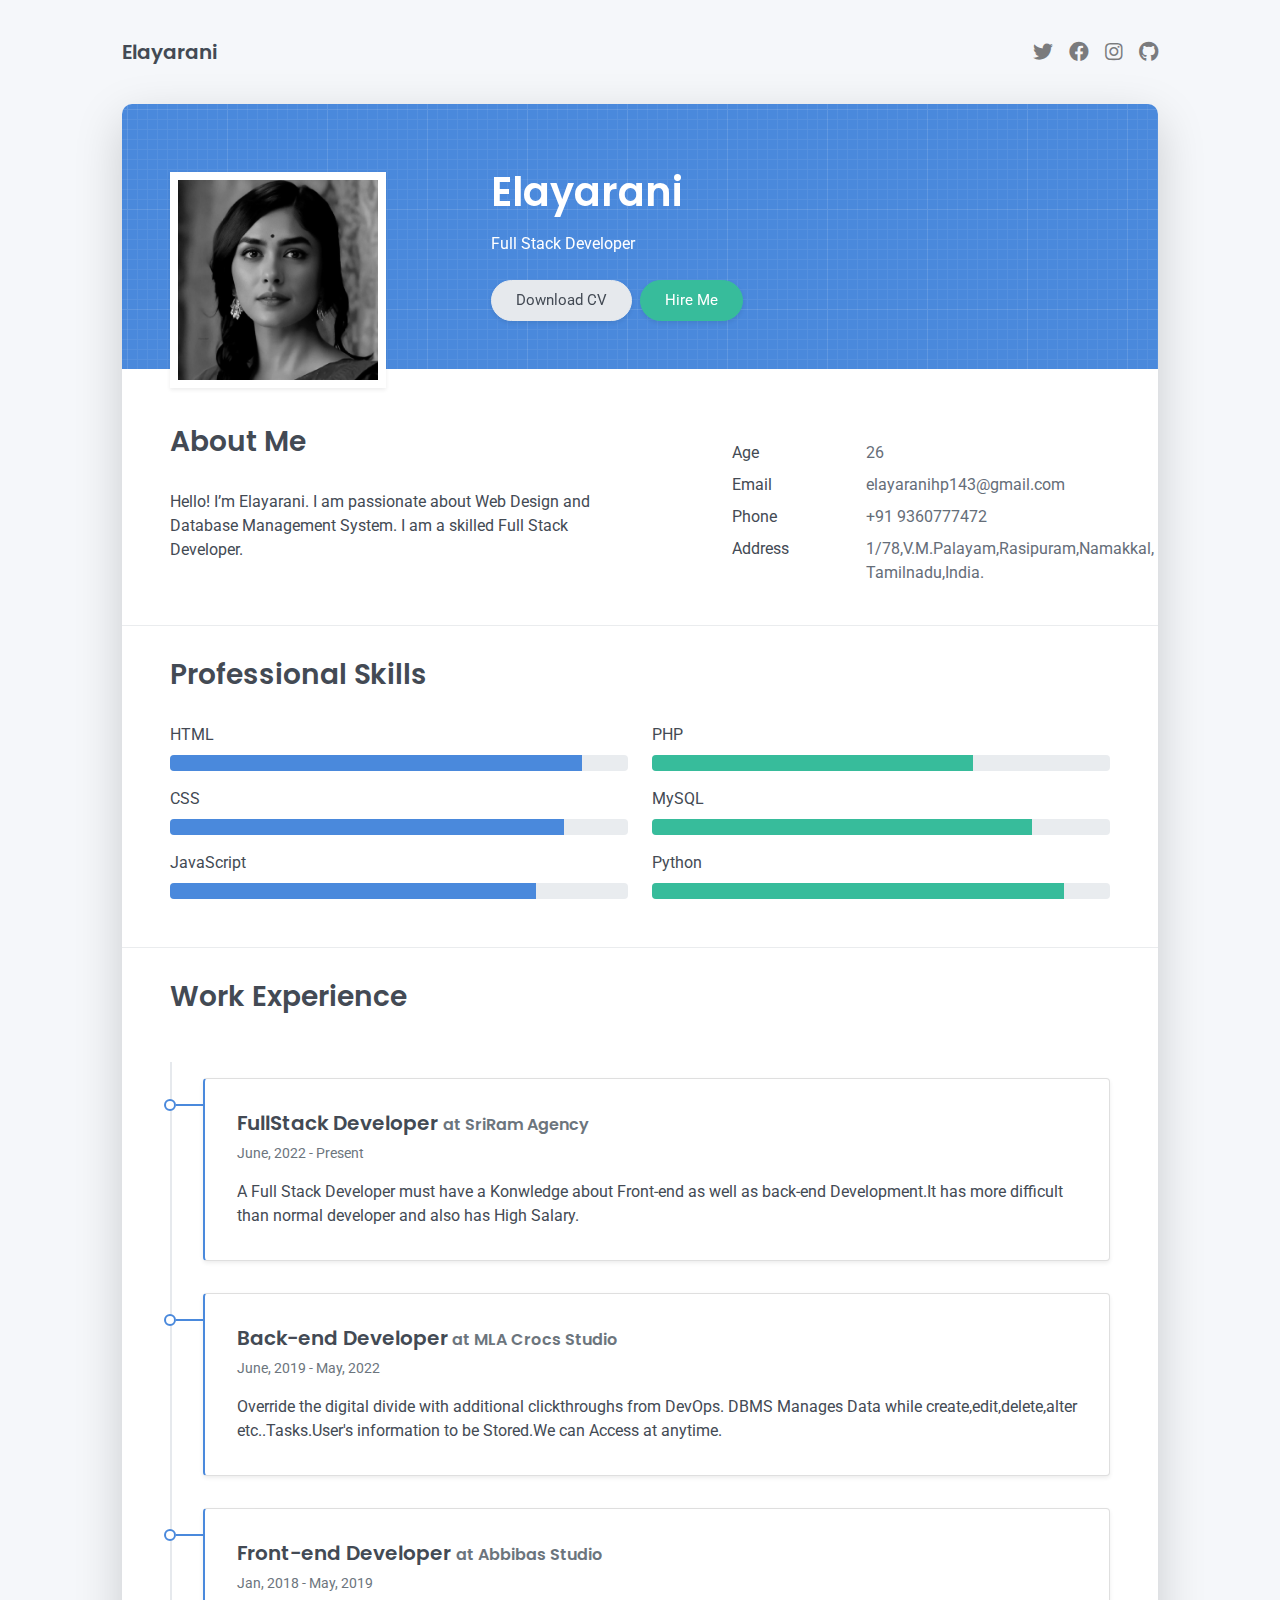
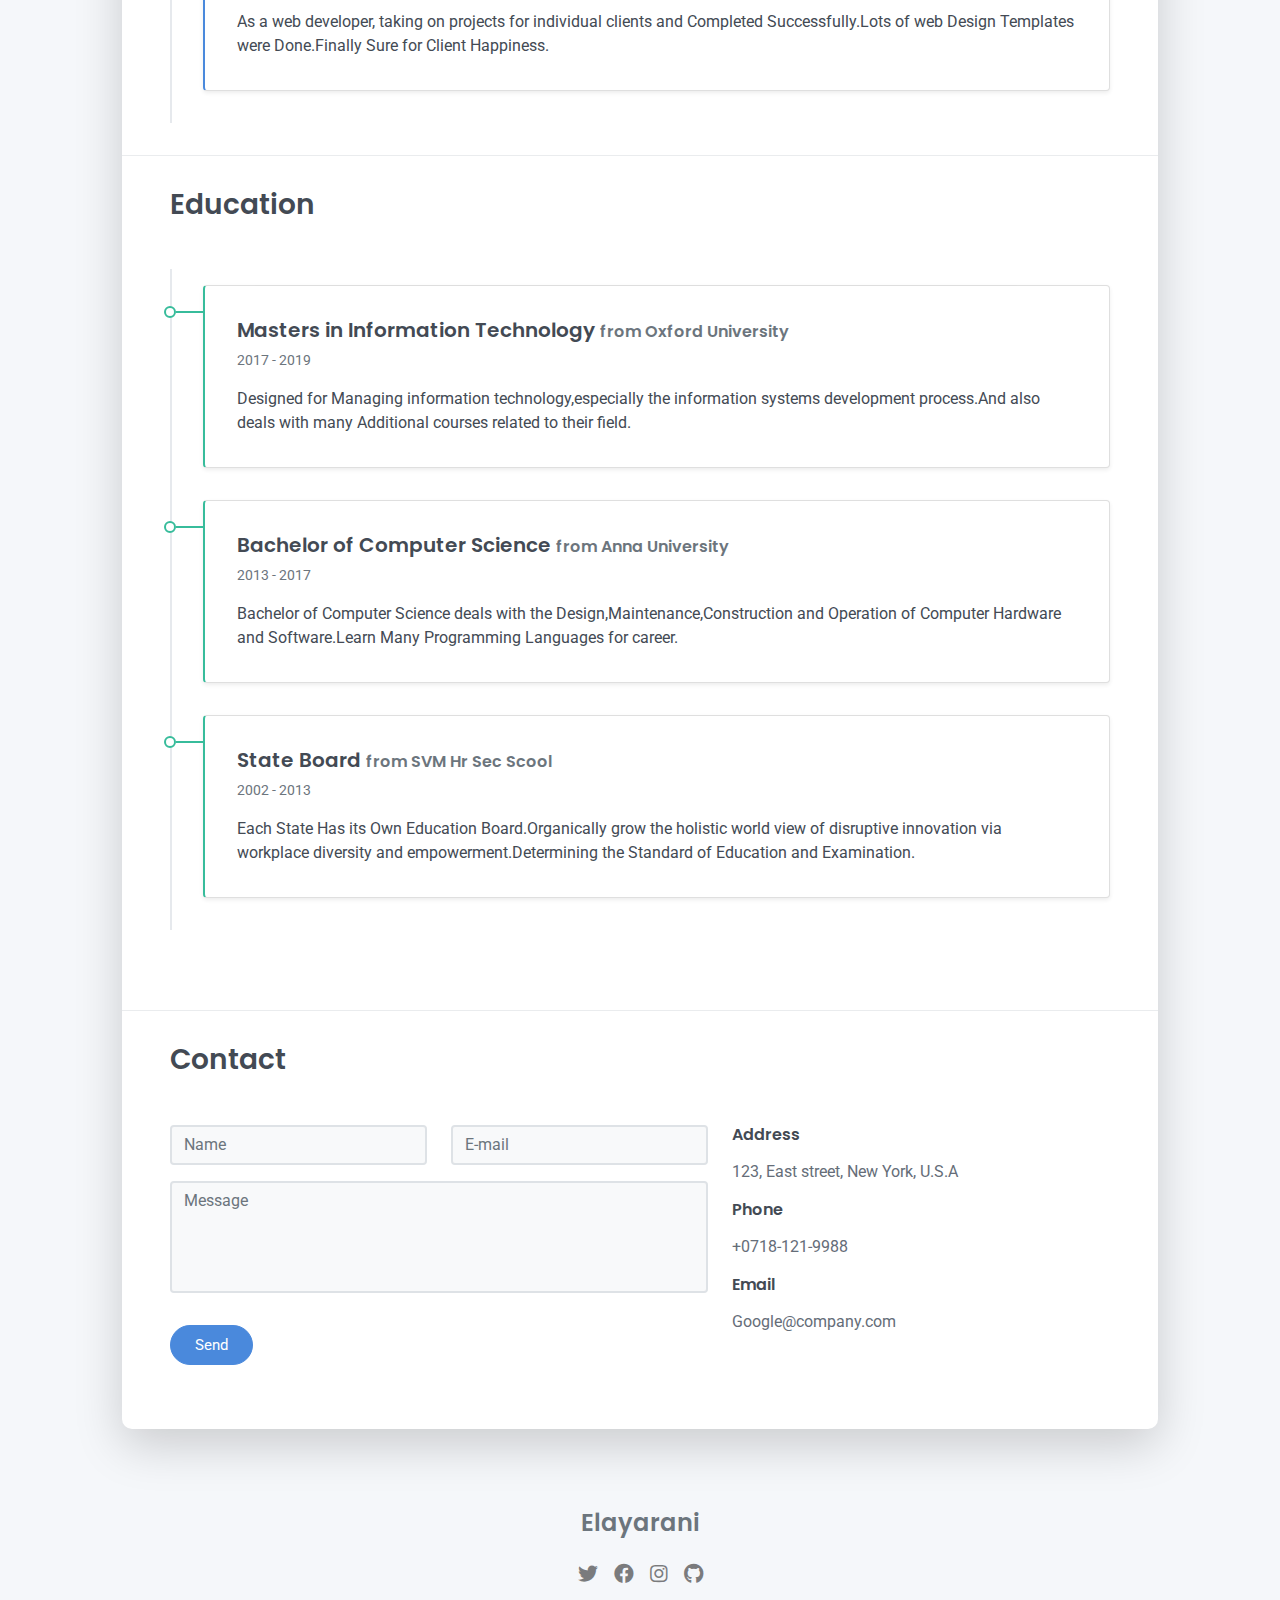
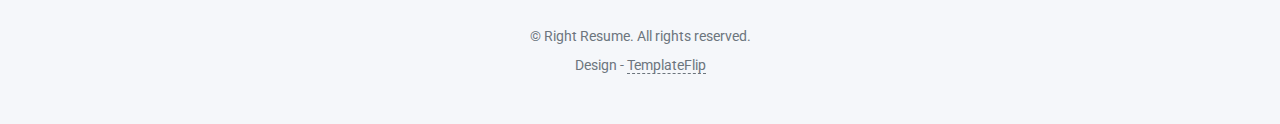
<file: ASSINGMENT 1/AVINASH/right-resume_free_1-2-0/index.html>
<!DOCTYPE html>
<html lang="en-US">
  <head>
    <meta charset="UTF-8">
    <meta http-equiv="X-UA-Compatible" content="IE=edge">
    <meta name="viewport" content="width=device-width, initial-scale=1">
    <title>Right Resume</title>
    <link rel="preconnect" href="https://fonts.gstatic.com" crossorigin="crossorigin"/>
    <link rel="preload" as="style" href="https://fonts.googleapis.com/css2?family=Poppins:wght@600&amp;family=Roboto:wght@300;400;500;700&amp;display=swap"/>
    <link rel="stylesheet" href="https://fonts.googleapis.com/css2?family=Poppins:wght@600&amp;family=Roboto:wght@300;400;500;700&amp;display=swap" media="print" onload="this.media='all'"/>
    <noscript>
      <link rel="stylesheet" href="https://fonts.googleapis.com/css2?family=Poppins:wght@600&amp;family=Roboto:wght@300;400;500;700&amp;display=swap"/>
    </noscript>
    <link href="css/font-awesome/css/all.min.css?ver=1.2.0" rel="stylesheet">
    <link href="css/bootstrap.min.css?ver=1.2.0" rel="stylesheet">
    <link href="css/aos.css?ver=1.2.0" rel="stylesheet">
    <link href="css/main.css?ver=1.2.0" rel="stylesheet">
    <noscript>
      <style type="text/css">
        [data-aos] {
            opacity: 1 !important;
            transform: translate(0) scale(1) !important;
        }
      </style>
    </noscript>
  </head>
  <body id="top">
    <header class="d-print-none">
      <div class="container text-center text-lg-left">
        <div class="py-3 clearfix">
          <h1 class="site-title mb-0">Elayarani</h1>
          <div class="site-nav">
            <nav role="navigation">
              <ul class="nav justify-content-center">
                <li class="nav-item"><a class="nav-link" href="https://twitter.com/templateflip" title="Twitter"><i class="fab fa-twitter"></i><span class="menu-title sr-only">Twitter</span></a>
                </li>
                <li class="nav-item"><a class="nav-link" href="https://www.facebook.com/templateflip" title="Facebook"><i class="fab fa-facebook"></i><span class="menu-title sr-only">Facebook</span></a>
                </li>
                <li class="nav-item"><a class="nav-link" href="https://www.instagram.com/templateflip" title="Instagram"><i class="fab fa-instagram"></i><span class="menu-title sr-only">Instagram</span></a>
                </li>
                <li class="nav-item"><a class="nav-link" href="https://github.com/templateflip" title="Github"><i class="fab fa-github"></i><span class="menu-title sr-only">Github</span></a>
                </li>
              </ul>
            </nav>
          </div>
        </div>
      </div>
    </header>
    <div class="page-content">
      <div class="container">
<div class="cover shadow-lg bg-white">
  <div class="cover-bg p-3 p-lg-4 text-white">
    <div class="row">
      <div class="col-lg-4 col-md-5">
        <div class="avatar hover-effect bg-white shadow-sm p-1"><img src="images/sri.jpg" width="200" height="200"/></div>
      </div>
      <div class="col-lg-8 col-md-7 text-center text-md-start">
        <h2 class="h1 mt-2" data-aos="fade-left" data-aos-delay="0">Elayarani</h2>
        <p data-aos="fade-left" data-aos-delay="100">Full Stack Developer</p>
        <div class="d-print-none" data-aos="fade-left" data-aos-delay="200"><a class="btn btn-light text-dark shadow-sm mt-1 me-1" href="resume.pdf" target="_blank">Download CV</a><a class="btn btn-success shadow-sm mt-1" href="#contact">Hire Me</a></div>
      </div>
    </div>
  </div>
  <div class="about-section pt-4 px-3 px-lg-4 mt-1">
    <div class="row">
      <div class="col-md-6">
        <h2 class="h3 mb-3">About Me</h2>
        <p>Hello! I’m Elayarani. I am passionate about Web Design and Database Management System. I am a skilled Full Stack Developer.</p>
      </div>
      <div class="col-md-5 offset-md-1">
        <div class="row mt-2">
          <div class="col-sm-4">
            <div class="pb-1">Age</div>
          </div>
          <div class="col-sm-8">
            <div class="pb-1 text-secondary">26</div>
          </div>
          <div class="col-sm-4">
            <div class="pb-1">Email</div>
          </div>
          <div class="col-sm-8">
            <div class="pb-1 text-secondary">elayaranihp143@gmail.com</div>
          </div>
          <div class="col-sm-4">
            <div class="pb-1">Phone</div>
          </div>
          <div class="col-sm-8">
            <div class="pb-1 text-secondary">+91 9360777472</div>
          </div>
          <div class="col-sm-4">
            <div class="pb-1">Address</div>
          </div>
          <div class="col-sm-8">
            <div class="pb-1 text-secondary">1/78,V.M.Palayam,Rasipuram,Namakkal,<br>Tamilnadu,India.</div>
          </div>
        </div>
      </div>
    </div>
  </div>
  <hr class="d-print-none"/>
  <div class="skills-section px-3 px-lg-4">
    <h2 class="h3 mb-3">Professional Skills</h2>
    <div class="row">
      <div class="col-md-6">
        <div class="mb-2"><span>HTML</span>
          <div class="progress my-1">
            <div class="progress-bar bg-primary" role="progressbar" data-aos="zoom-in-right" data-aos-delay="100" data-aos-anchor=".skills-section" style="width: 90%" aria-valuenow="90" aria-valuemin="0" aria-valuemax="100"></div>
          </div>
        </div>
        <div class="mb-2"><span>CSS</span>
          <div class="progress my-1">
            <div class="progress-bar bg-primary" role="progressbar" data-aos="zoom-in-right" data-aos-delay="200" data-aos-anchor=".skills-section" style="width: 86%" aria-valuenow="85" aria-valuemin="0" aria-valuemax="100"></div>
          </div>
        </div>
        <div class="mb-2"><span>JavaScript</span>
          <div class="progress my-1">
            <div class="progress-bar bg-primary" role="progressbar" data-aos="zoom-in-right" data-aos-delay="300" data-aos-anchor=".skills-section" style="width: 80%" aria-valuenow="75" aria-valuemin="0" aria-valuemax="100"></div>
          </div>
        </div>
      </div>
      <div class="col-md-6">
        <div class="mb-2"><span>PHP</span>
          <div class="progress my-1">
            <div class="progress-bar bg-success" role="progressbar" data-aos="zoom-in-right" data-aos-delay="400" data-aos-anchor=".skills-section" style="width: 70%" aria-valuenow="90" aria-valuemin="0" aria-valuemax="100"></div>
          </div>
        </div>
        <div class="mb-2"><span>MySQL</span>
          <div class="progress my-1">
            <div class="progress-bar bg-success" role="progressbar" data-aos="zoom-in-right" data-aos-delay="500" data-aos-anchor=".skills-section" style="width: 83%" aria-valuenow="85" aria-valuemin="0" aria-valuemax="100"></div>
          </div>
        </div>
        <div class="mb-2"><span>Python</span>
          <div class="progress my-1">
            <div class="progress-bar bg-success" role="progressbar" data-aos="zoom-in-right" data-aos-delay="600" data-aos-anchor=".skills-section" style="width: 90%" aria-valuenow="75" aria-valuemin="0" aria-valuemax="100"></div>
          </div>
        </div>
      </div>
    </div>
  </div>
  <hr class="d-print-none"/>
  <div class="work-experience-section px-3 px-lg-4">
    <h2 class="h3 mb-4">Work Experience</h2>
    <div class="timeline">
      <div class="timeline-card timeline-card-primary card shadow-sm">
        <div class="card-body">
          <div class="h5 mb-1">FullStack Developer <span class="text-muted h6">at SriRam Agency</span></div>
          <div class="text-muted text-small mb-2">June, 2022 - Present</div>
          <div> A Full Stack Developer must have a Konwledge about Front-end as well as back-end Development.It has more difficult than normal developer and also has High Salary.</div>
        </div>
      </div>
      <div class="timeline-card timeline-card-primary card shadow-sm">
        <div class="card-body">
          <div class="h5 mb-1">Back-end Developer<span class="text-muted h6"> at MLA Crocs Studio</span></div>
          <div class="text-muted text-small mb-2">June, 2019 - May, 2022</div>
          <div>Override the digital divide with additional clickthroughs from DevOps. DBMS Manages Data while create,edit,delete,alter etc..Tasks.User's information to be Stored.We can Access at anytime.</div>
        </div>
      </div>
      <div class="timeline-card timeline-card-primary card shadow-sm">
        <div class="card-body">
          <div class="h5 mb-1">Front-end Developer <span class="text-muted h6">at Abbibas Studio</span></div>
          <div class="text-muted text-small mb-2">Jan, 2018 - May, 2019</div>
          <div>As a web developer, taking on projects for individual clients and Completed Successfully.Lots of web Design Templates were Done.Finally Sure for Client Happiness.</div>
        </div>
      </div>
    </div>
  </div>
  <hr class="d-print-none"/>
  <div class="page-break"></div>
  <div class="education-section px-3 px-lg-4 pb-4">
    <h2 class="h3 mb-4">Education</h2>
    <div class="timeline">
      <div class="timeline-card timeline-card-success card shadow-sm">
        <div class="card-body">
          <div class="h5 mb-1">Masters in Information Technology <span class="text-muted h6">from Oxford University</span></div>
          <div class="text-muted text-small mb-2">2017 - 2019</div>
          <div>Designed for Managing information technology,especially the information systems development process.And also deals with many Additional courses related to their field.</div>
        </div>
      </div>
      <div class="timeline-card timeline-card-success card shadow-sm">
        <div class="card-body">
          <div class="h5 mb-1">Bachelor of Computer Science <span class="text-muted h6">from Anna University</span></div>
          <div class="text-muted text-small mb-2">2013 - 2017</div>
          <div>Bachelor of Computer Science deals with the Design,Maintenance,Construction and Operation of Computer Hardware and Software.Learn Many Programming Languages for career.</div>
        </div>
      </div>
      <div class="timeline-card timeline-card-success card shadow-sm">
        <div class="card-body">
          <div class="h5 mb-1">State Board <span class="text-muted h6">from SVM Hr Sec Scool</span></div>
          <div class="text-muted text-small mb-2">2002 - 2013</div>
          <div>Each State Has its Own Education Board.Organically grow the holistic world view of disruptive innovation via workplace diversity and empowerment.Determining the Standard of Education and Examination.</div>
        </div>
      </div>
    </div>
  </div>
  <hr class="d-print-none"/>
  <div class="contant-section px-3 px-lg-4 pb-4" id="contact">
    <h2 class="h3 text mb-3">Contact</h2>
    <div class="row">
      <div class="col-md-7 d-print-none">
        <div class="my-2"><form action="https://formspree.io/your@email.com"
    method="POST">
  <div class="row">
    <div class="col-6">
      <input class="form-control" type="text" id="name" name="name" placeholder="Name" required>
    </div>
    <div class="col-6">
      <input class="form-control" type="email" id="email" name="_replyto" placeholder="E-mail" required>
    </div>
  </div>
  <div class="form-group my-2">
    <textarea class="form-control" style="resize: none;" id="message" name="message" rows="4"  placeholder="Message" required></textarea>
  </div>
  <button class="btn btn-primary mt-2" type="submit">Send</button>
</form>
        </div>
      </div>
      <div class="col">
        <div class="mt-2">
          <h3 class="h6">Address</h3>
          <div class="pb-2 text-secondary">123, East street, New York, U.S.A</div>
          <h3 class="h6">Phone</h3>
          <div class="pb-2 text-secondary">+0718-121-9988</div>
          <h3 class="h6">Email</h3>
          <div class="pb-2 text-secondary">Google@company.com</div>
        </div>
      </div>
      <div class="col d-none d-print-block">
        <div class="mt-2">
          <div>
            <div class="mb-2">
              <div class="text-dark"><i class="fab fa-twitter mr-1"></i><span>https://twitter.com/templateflip</span>
              </div>
            </div>
            <div class="mb-2">
              <div class="text-dark"><i class="fab fa-facebook mr-1"></i><span>https://www.facebook.com/templateflip</span>
              </div>
            </div>
            <div class="mb-2">
              <div class="text-dark"><i class="fab fa-instagram mr-1"></i><span>https://www.instagram.com/templateflip</span>
              </div>
            </div>
            <div class="mb-2">
              <div class="text-dark"><i class="fab fa-github mr-1"></i><span>https://github.com/templateflip</span>
              </div>
            </div>
          </div>
        </div>
      </div>
    </div>
  </div>
</div></div>
    </div>
    <footer class="pt-4 pb-4 text-muted text-center d-print-none">
      <div class="container">
        <div class="my-3">
          <div class="h4">Elayarani</div>
          <div class="footer-nav">
            <nav role="navigation">
              <ul class="nav justify-content-center">
                <li class="nav-item"><a class="nav-link" href="https://twitter.com/templateflip" title="Twitter"><i class="fab fa-twitter"></i><span class="menu-title sr-only">Twitter</span></a>
                </li>
                <li class="nav-item"><a class="nav-link" href="https://www.facebook.com/templateflip" title="Facebook"><i class="fab fa-facebook"></i><span class="menu-title sr-only">Facebook</span></a>
                </li>
                <li class="nav-item"><a class="nav-link" href="https://www.instagram.com/templateflip" title="Instagram"><i class="fab fa-instagram"></i><span class="menu-title sr-only">Instagram</span></a>
                </li>
                <li class="nav-item"><a class="nav-link" href="https://github.com/templateflip" title="Github"><i class="fab fa-github"></i><span class="menu-title sr-only">Github</span></a>
                </li>
              </ul>
            </nav>
          </div>
        </div>
        <div class="text-small">
          <div class="mb-1">&copy; Right Resume. All rights reserved.</div>
          <div>Design - <a href="https://templateflip.com/" target="_blank">TemplateFlip</a></div>
        </div>
      </div>
    </footer>
    <script src="scripts/bootstrap.bundle.min.js?ver=1.2.0"></script>
    <script src="scripts/aos.js?ver=1.2.0"></script>
    <script src="scripts/main.js?ver=1.2.0"></script>
  </body>
</html>
</file>
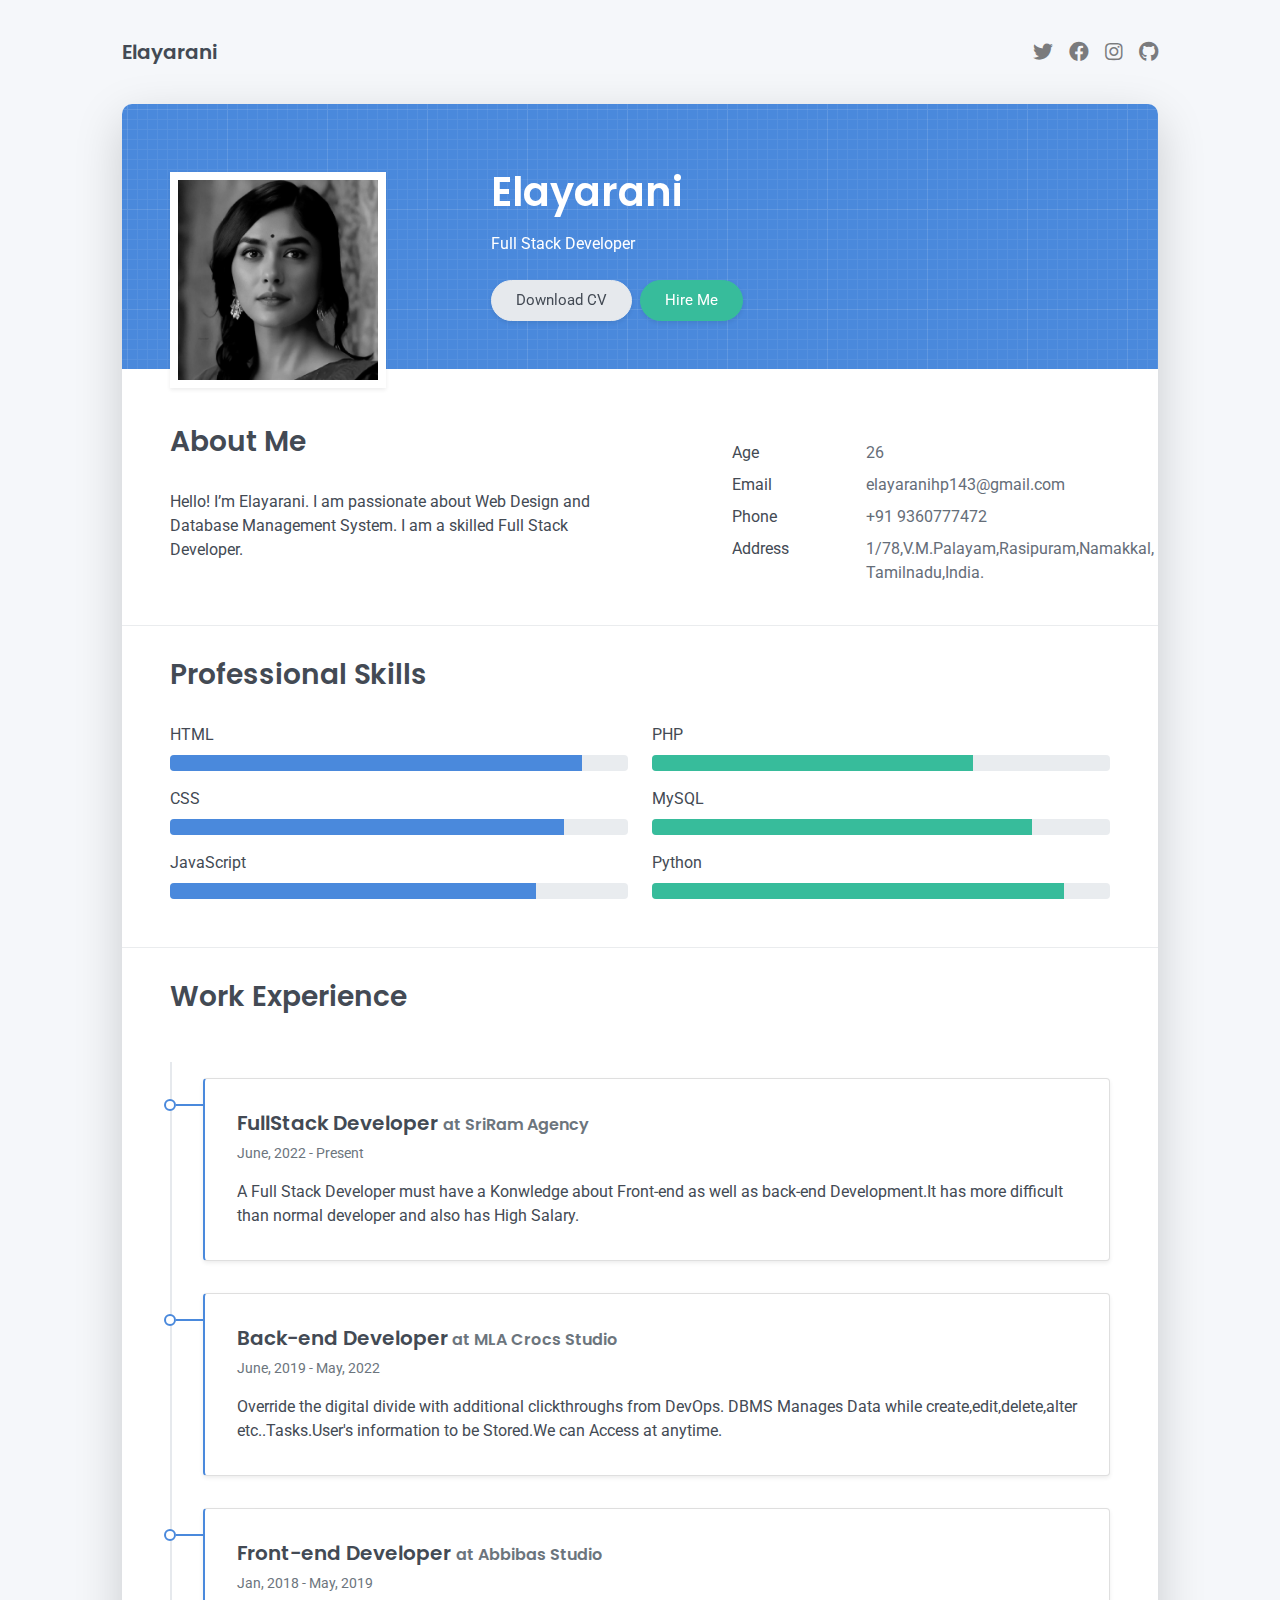
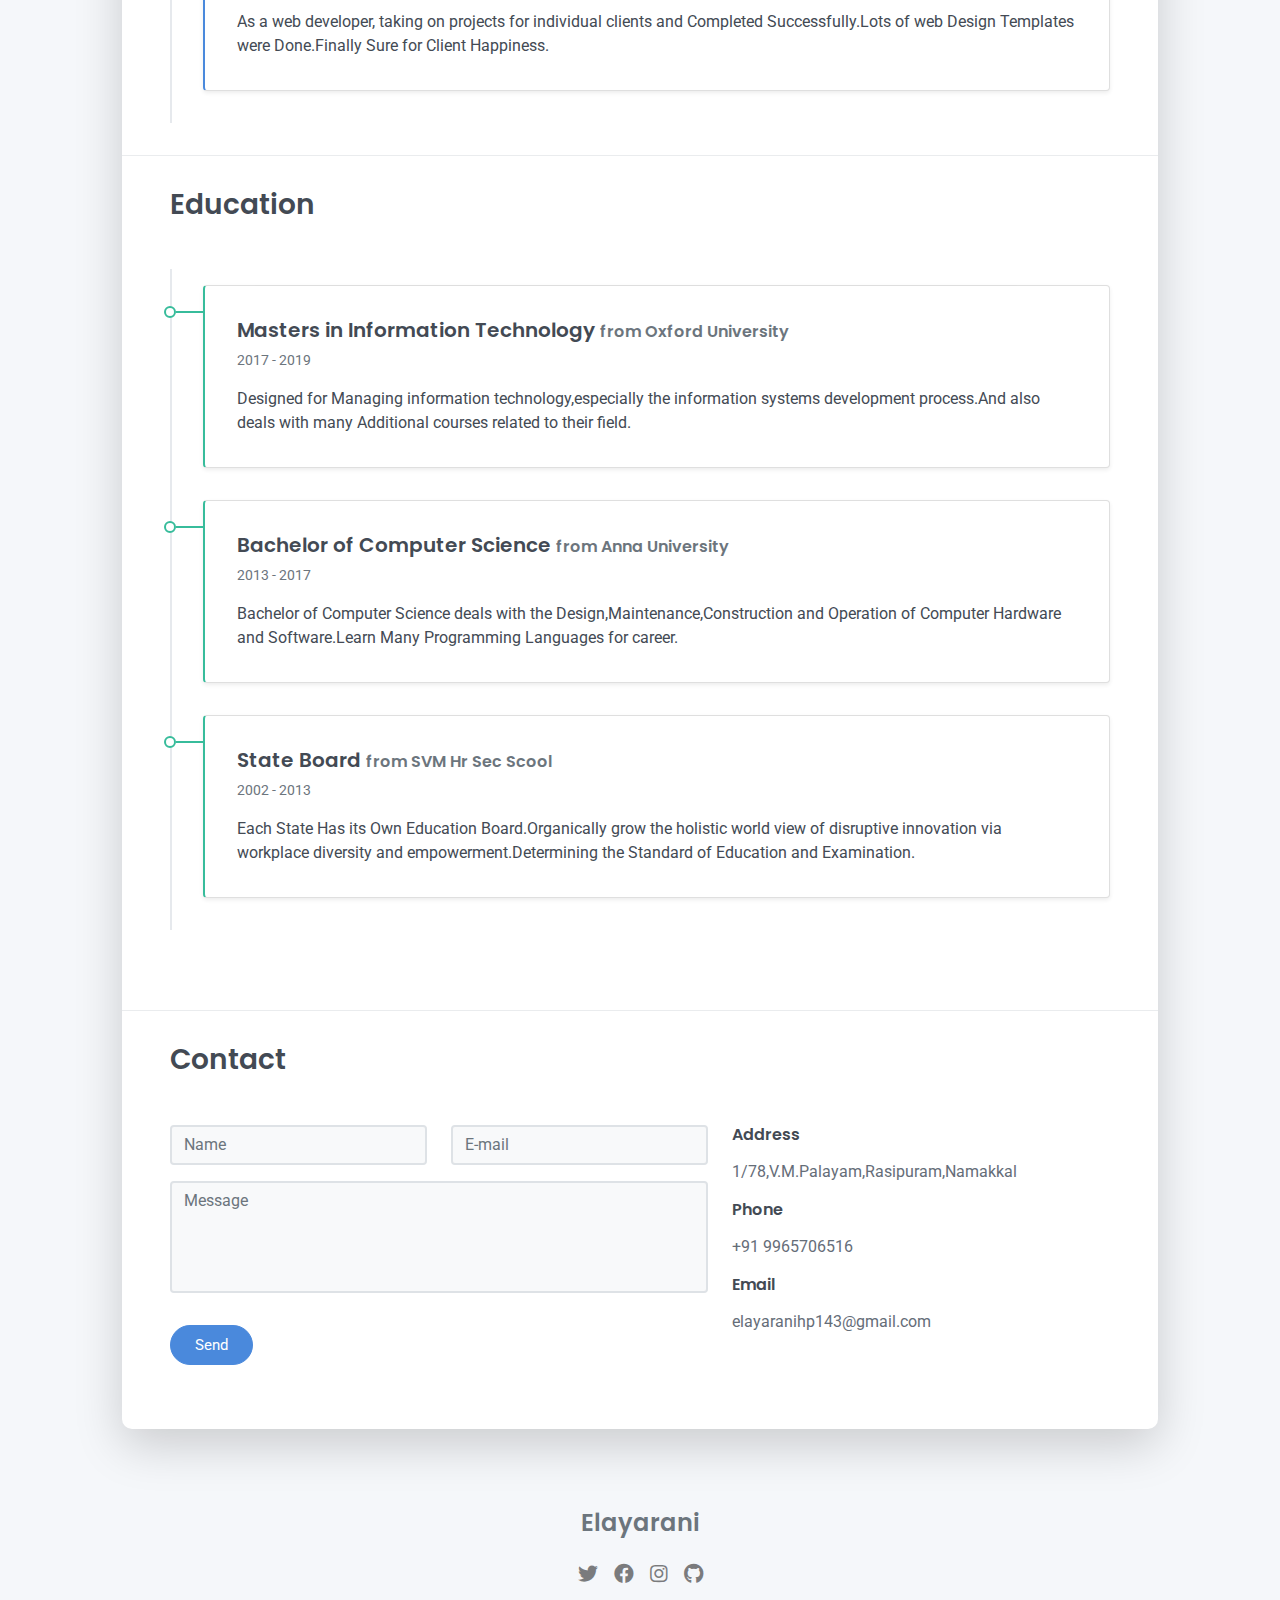
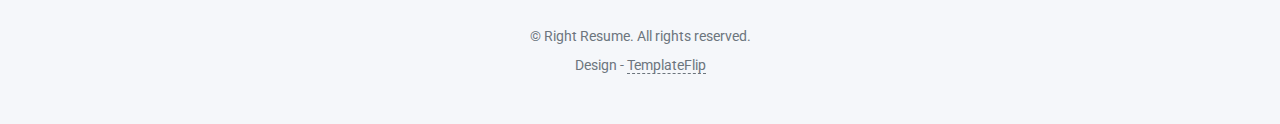
<file: ASSINGMENT 1/BHUVANESH/Assingment 1/index.html>
<!DOCTYPE html>
<html lang="en-US">
  <head>
    <meta charset="UTF-8">
    <meta http-equiv="X-UA-Compatible" content="IE=edge">
    <meta name="viewport" content="width=device-width, initial-scale=1">
    <title>Right Resume</title>
    <link rel="preconnect" href="https://fonts.gstatic.com" crossorigin="crossorigin"/>
    <link rel="preload" as="style" href="https://fonts.googleapis.com/css2?family=Poppins:wght@600&amp;family=Roboto:wght@300;400;500;700&amp;display=swap"/>
    <link rel="stylesheet" href="https://fonts.googleapis.com/css2?family=Poppins:wght@600&amp;family=Roboto:wght@300;400;500;700&amp;display=swap" media="print" onload="this.media='all'"/>
    <noscript>
      <link rel="stylesheet" href="https://fonts.googleapis.com/css2?family=Poppins:wght@600&amp;family=Roboto:wght@300;400;500;700&amp;display=swap"/>
    </noscript>
    <link href="css/font-awesome/css/all.min.css?ver=1.2.0" rel="stylesheet">
    <link href="css/bootstrap.min.css?ver=1.2.0" rel="stylesheet">
    <link href="css/aos.css?ver=1.2.0" rel="stylesheet">
    <link href="css/main.css?ver=1.2.0" rel="stylesheet">
    <noscript>
      <style type="text/css">
        [data-aos] {
            opacity: 1 !important;
            transform: translate(0) scale(1) !important;
        }
      </style>
    </noscript>
  </head>
  <body id="top">
    <header class="d-print-none">
      <div class="container text-center text-lg-left">
        <div class="py-3 clearfix">
          <h1 class="site-title mb-0">Elayarani</h1>
          <div class="site-nav">
            <nav role="navigation">
              <ul class="nav justify-content-center">
                <li class="nav-item"><a class="nav-link" href="https://twitter.com/templateflip" title="Twitter"><i class="fab fa-twitter"></i><span class="menu-title sr-only">Twitter</span></a>
                </li>
                <li class="nav-item"><a class="nav-link" href="https://www.facebook.com/templateflip" title="Facebook"><i class="fab fa-facebook"></i><span class="menu-title sr-only">Facebook</span></a>
                </li>
                <li class="nav-item"><a class="nav-link" href="https://www.instagram.com/templateflip" title="Instagram"><i class="fab fa-instagram"></i><span class="menu-title sr-only">Instagram</span></a>
                </li>
                <li class="nav-item"><a class="nav-link" href="https://github.com/templateflip" title="Github"><i class="fab fa-github"></i><span class="menu-title sr-only">Github</span></a>
                </li>
              </ul>
            </nav>
          </div>
        </div>
      </div>
    </header>
    <div class="page-content">
      <div class="container">
<div class="cover shadow-lg bg-white">
  <div class="cover-bg p-3 p-lg-4 text-white">
    <div class="row">
      <div class="col-lg-4 col-md-5">
        <div class="avatar hover-effect bg-white shadow-sm p-1"><img src="images/sri.jpg" width="200" height="200"/></div>
      </div>
      <div class="col-lg-8 col-md-7 text-center text-md-start">
        <h2 class="h1 mt-2" data-aos="fade-left" data-aos-delay="0">Elayarani</h2>
        <p data-aos="fade-left" data-aos-delay="100">Full Stack Developer</p>
        <div class="d-print-none" data-aos="fade-left" data-aos-delay="200"><a class="btn btn-light text-dark shadow-sm mt-1 me-1" href="resume.pdf" target="_blank">Download CV</a><a class="btn btn-success shadow-sm mt-1" href="#contact">Hire Me</a></div>
      </div>
    </div>
  </div>
  <div class="about-section pt-4 px-3 px-lg-4 mt-1">
    <div class="row">
      <div class="col-md-6">
        <h2 class="h3 mb-3">About Me</h2>
        <p>Hello! I’m Elayarani. I am passionate about Web Design and Database Management System. I am a skilled Full Stack Developer.</p>
      </div>
      <div class="col-md-5 offset-md-1">
        <div class="row mt-2">
          <div class="col-sm-4">
            <div class="pb-1">Age</div>
          </div>
          <div class="col-sm-8">
            <div class="pb-1 text-secondary">26</div>
          </div>
          <div class="col-sm-4">
            <div class="pb-1">Email</div>
          </div>
          <div class="col-sm-8">
            <div class="pb-1 text-secondary">elayaranihp143@gmail.com</div>
          </div>
          <div class="col-sm-4">
            <div class="pb-1">Phone</div>
          </div>
          <div class="col-sm-8">
            <div class="pb-1 text-secondary">+91 9360777472</div>
          </div>
          <div class="col-sm-4">
            <div class="pb-1">Address</div>
          </div>
          <div class="col-sm-8">
            <div class="pb-1 text-secondary">1/78,V.M.Palayam,Rasipuram,Namakkal,<br>Tamilnadu,India.</div>
          </div>
        </div>
      </div>
    </div>
  </div>
  <hr class="d-print-none"/>
  <div class="skills-section px-3 px-lg-4">
    <h2 class="h3 mb-3">Professional Skills</h2>
    <div class="row">
      <div class="col-md-6">
        <div class="mb-2"><span>HTML</span>
          <div class="progress my-1">
            <div class="progress-bar bg-primary" role="progressbar" data-aos="zoom-in-right" data-aos-delay="100" data-aos-anchor=".skills-section" style="width: 90%" aria-valuenow="90" aria-valuemin="0" aria-valuemax="100"></div>
          </div>
        </div>
        <div class="mb-2"><span>CSS</span>
          <div class="progress my-1">
            <div class="progress-bar bg-primary" role="progressbar" data-aos="zoom-in-right" data-aos-delay="200" data-aos-anchor=".skills-section" style="width: 86%" aria-valuenow="85" aria-valuemin="0" aria-valuemax="100"></div>
          </div>
        </div>
        <div class="mb-2"><span>JavaScript</span>
          <div class="progress my-1">
            <div class="progress-bar bg-primary" role="progressbar" data-aos="zoom-in-right" data-aos-delay="300" data-aos-anchor=".skills-section" style="width: 80%" aria-valuenow="75" aria-valuemin="0" aria-valuemax="100"></div>
          </div>
        </div>
      </div>
      <div class="col-md-6">
        <div class="mb-2"><span>PHP</span>
          <div class="progress my-1">
            <div class="progress-bar bg-success" role="progressbar" data-aos="zoom-in-right" data-aos-delay="400" data-aos-anchor=".skills-section" style="width: 70%" aria-valuenow="90" aria-valuemin="0" aria-valuemax="100"></div>
          </div>
        </div>
        <div class="mb-2"><span>MySQL</span>
          <div class="progress my-1">
            <div class="progress-bar bg-success" role="progressbar" data-aos="zoom-in-right" data-aos-delay="500" data-aos-anchor=".skills-section" style="width: 83%" aria-valuenow="85" aria-valuemin="0" aria-valuemax="100"></div>
          </div>
        </div>
        <div class="mb-2"><span>Python</span>
          <div class="progress my-1">
            <div class="progress-bar bg-success" role="progressbar" data-aos="zoom-in-right" data-aos-delay="600" data-aos-anchor=".skills-section" style="width: 90%" aria-valuenow="75" aria-valuemin="0" aria-valuemax="100"></div>
          </div>
        </div>
      </div>
    </div>
  </div>
  <hr class="d-print-none"/>
  <div class="work-experience-section px-3 px-lg-4">
    <h2 class="h3 mb-4">Work Experience</h2>
    <div class="timeline">
      <div class="timeline-card timeline-card-primary card shadow-sm">
        <div class="card-body">
          <div class="h5 mb-1">FullStack Developer <span class="text-muted h6">at SriRam Agency</span></div>
          <div class="text-muted text-small mb-2">June, 2022 - Present</div>
          <div> A Full Stack Developer must have a Konwledge about Front-end as well as back-end Development.It has more difficult than normal developer and also has High Salary.</div>
        </div>
      </div>
      <div class="timeline-card timeline-card-primary card shadow-sm">
        <div class="card-body">
          <div class="h5 mb-1">Back-end Developer<span class="text-muted h6"> at MLA Crocs Studio</span></div>
          <div class="text-muted text-small mb-2">June, 2019 - May, 2022</div>
          <div>Override the digital divide with additional clickthroughs from DevOps. DBMS Manages Data while create,edit,delete,alter etc..Tasks.User's information to be Stored.We can Access at anytime.</div>
        </div>
      </div>
      <div class="timeline-card timeline-card-primary card shadow-sm">
        <div class="card-body">
          <div class="h5 mb-1">Front-end Developer <span class="text-muted h6">at Abbibas Studio</span></div>
          <div class="text-muted text-small mb-2">Jan, 2018 - May, 2019</div>
          <div>As a web developer, taking on projects for individual clients and Completed Successfully.Lots of web Design Templates were Done.Finally Sure for Client Happiness.</div>
        </div>
      </div>
    </div>
  </div>
  <hr class="d-print-none"/>
  <div class="page-break"></div>
  <div class="education-section px-3 px-lg-4 pb-4">
    <h2 class="h3 mb-4">Education</h2>
    <div class="timeline">
      <div class="timeline-card timeline-card-success card shadow-sm">
        <div class="card-body">
          <div class="h5 mb-1">Masters in Information Technology <span class="text-muted h6">from Oxford University</span></div>
          <div class="text-muted text-small mb-2">2017 - 2019</div>
          <div>Designed for Managing information technology,especially the information systems development process.And also deals with many Additional courses related to their field.</div>
        </div>
      </div>
      <div class="timeline-card timeline-card-success card shadow-sm">
        <div class="card-body">
          <div class="h5 mb-1">Bachelor of Computer Science <span class="text-muted h6">from Anna University</span></div>
          <div class="text-muted text-small mb-2">2013 - 2017</div>
          <div>Bachelor of Computer Science deals with the Design,Maintenance,Construction and Operation of Computer Hardware and Software.Learn Many Programming Languages for career.</div>
        </div>
      </div>
      <div class="timeline-card timeline-card-success card shadow-sm">
        <div class="card-body">
          <div class="h5 mb-1">State Board <span class="text-muted h6">from SVM Hr Sec Scool</span></div>
          <div class="text-muted text-small mb-2">2002 - 2013</div>
          <div>Each State Has its Own Education Board.Organically grow the holistic world view of disruptive innovation via workplace diversity and empowerment.Determining the Standard of Education and Examination.</div>
        </div>
      </div>
    </div>
  </div>
  <hr class="d-print-none"/>
  <div class="contant-section px-3 px-lg-4 pb-4" id="contact">
    <h2 class="h3 text mb-3">Contact</h2>
    <div class="row">
      <div class="col-md-7 d-print-none">
        <div class="my-2"><form action="https://formspree.io/your@email.com"
    method="POST">
  <div class="row">
    <div class="col-6">
      <input class="form-control" type="text" id="name" name="name" placeholder="Name" required>
    </div>
    <div class="col-6">
      <input class="form-control" type="email" id="email" name="_replyto" placeholder="E-mail" required>
    </div>
  </div>
  <div class="form-group my-2">
    <textarea class="form-control" style="resize: none;" id="message" name="message" rows="4"  placeholder="Message" required></textarea>
  </div>
  <button class="btn btn-primary mt-2" type="submit">Send</button>
</form>
        </div>
      </div>
      <div class="col">
        <div class="mt-2">
          <h3 class="h6">Address</h3>
          <div class="pb-2 text-secondary">1/78,V.M.Palayam,Rasipuram,Namakkal</div>
          <h3 class="h6">Phone</h3>
          <div class="pb-2 text-secondary">+91 9965706516</div>
          <h3 class="h6">Email</h3>
          <div class="pb-2 text-secondary">elayaranihp143@gmail.com</div>
        </div>
      </div>
      <div class="col d-none d-print-block">
        <div class="mt-2">
          <div>
            <div class="mb-2">
              <div class="text-dark"><i class="fab fa-twitter mr-1"></i><span>https://twitter.com/templateflip</span>
              </div>
            </div>
            <div class="mb-2">
              <div class="text-dark"><i class="fab fa-facebook mr-1"></i><span>https://www.facebook.com/templateflip</span>
              </div>
            </div>
            <div class="mb-2">
              <div class="text-dark"><i class="fab fa-instagram mr-1"></i><span>https://www.instagram.com/templateflip</span>
              </div>
            </div>
            <div class="mb-2">
              <div class="text-dark"><i class="fab fa-github mr-1"></i><span>https://github.com/templateflip</span>
              </div>
            </div>
          </div>
        </div>
      </div>
    </div>
  </div>
</div></div>
    </div>
    <footer class="pt-4 pb-4 text-muted text-center d-print-none">
      <div class="container">
        <div class="my-3">
          <div class="h4">Elayarani</div>
          <div class="footer-nav">
            <nav role="navigation">
              <ul class="nav justify-content-center">
                <li class="nav-item"><a class="nav-link" href="https://twitter.com/templateflip" title="Twitter"><i class="fab fa-twitter"></i><span class="menu-title sr-only">Twitter</span></a>
                </li>
                <li class="nav-item"><a class="nav-link" href="https://www.facebook.com/templateflip" title="Facebook"><i class="fab fa-facebook"></i><span class="menu-title sr-only">Facebook</span></a>
                </li>
                <li class="nav-item"><a class="nav-link" href="https://www.instagram.com/templateflip" title="Instagram"><i class="fab fa-instagram"></i><span class="menu-title sr-only">Instagram</span></a>
                </li>
                <li class="nav-item"><a class="nav-link" href="https://github.com/templateflip" title="Github"><i class="fab fa-github"></i><span class="menu-title sr-only">Github</span></a>
                </li>
              </ul>
            </nav>
          </div>
        </div>
        <div class="text-small">
          <div class="mb-1">&copy; Right Resume. All rights reserved.</div>
          <div>Design - <a href="https://templateflip.com/" target="_blank">TemplateFlip</a></div>
        </div>
      </div>
    </footer>
    <script src="scripts/bootstrap.bundle.min.js?ver=1.2.0"></script>
    <script src="scripts/aos.js?ver=1.2.0"></script>
    <script src="scripts/main.js?ver=1.2.0"></script>
  </body>
</html>
</file>
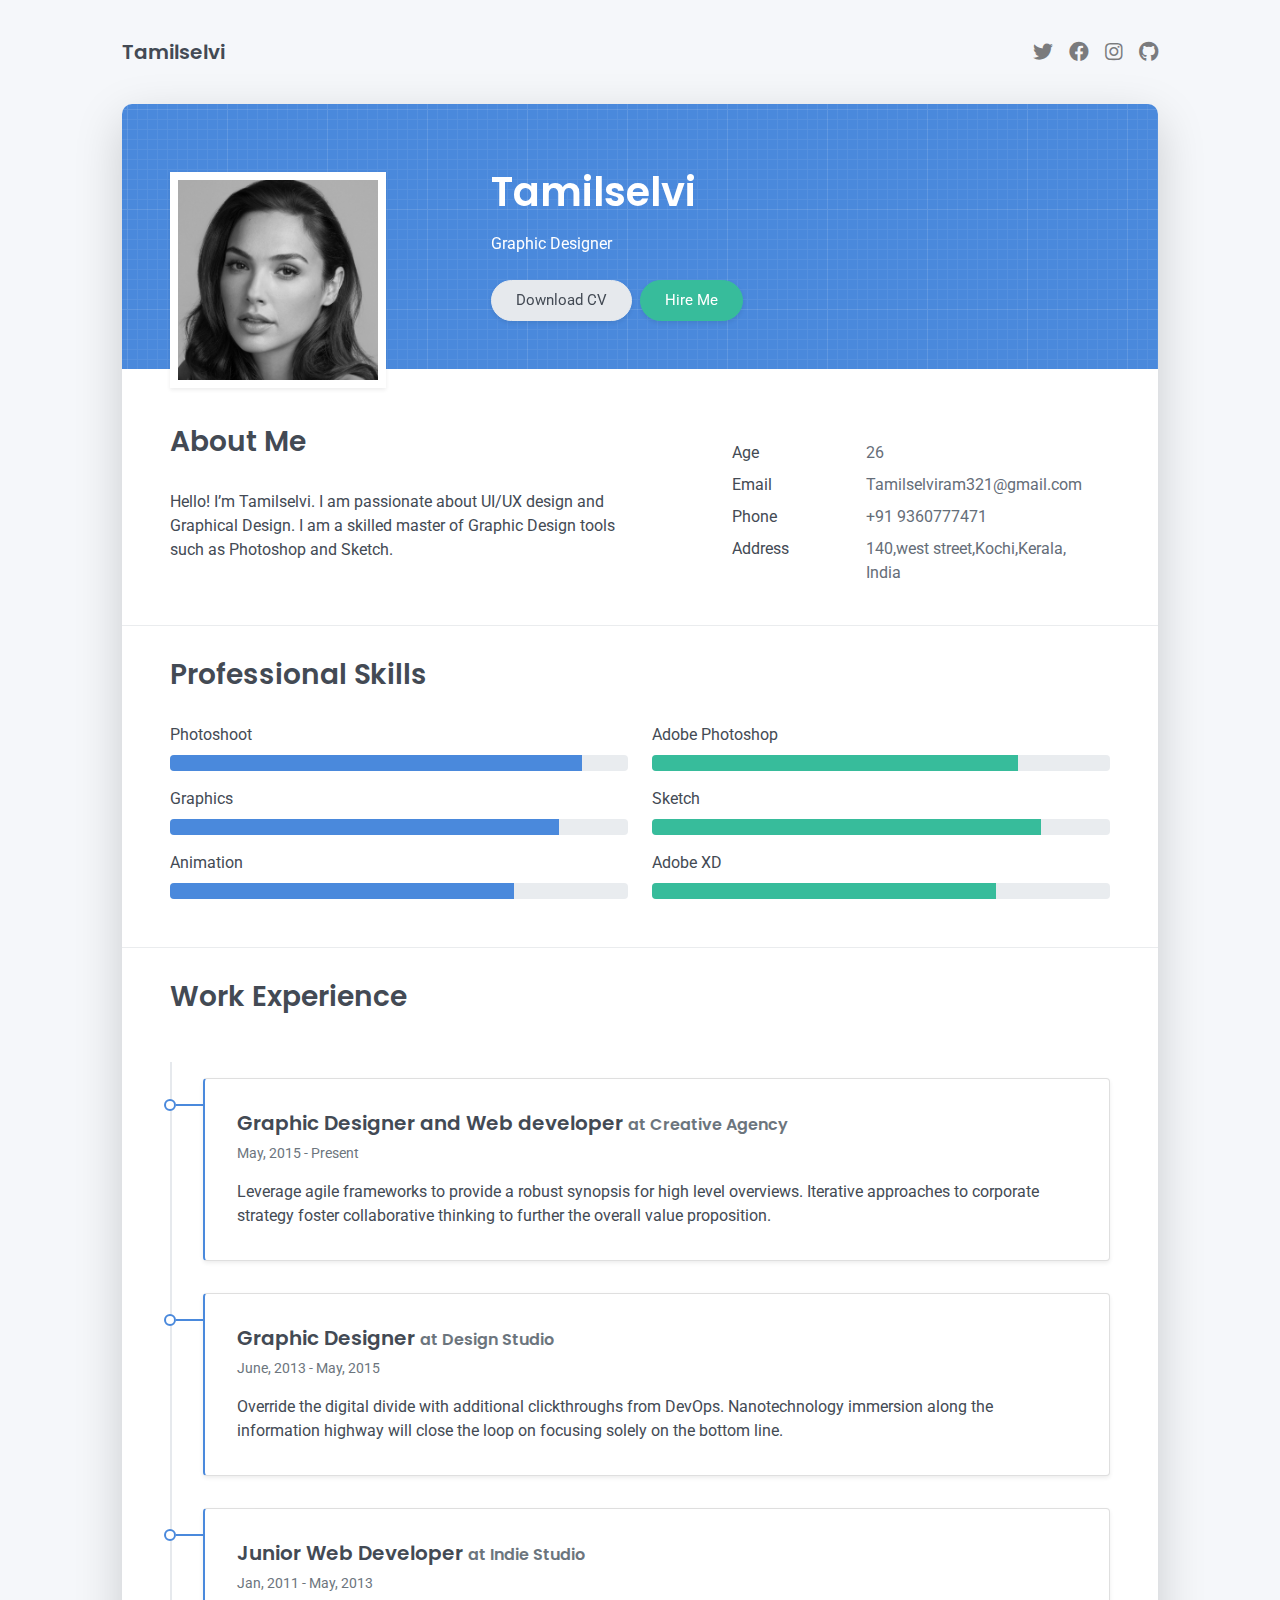
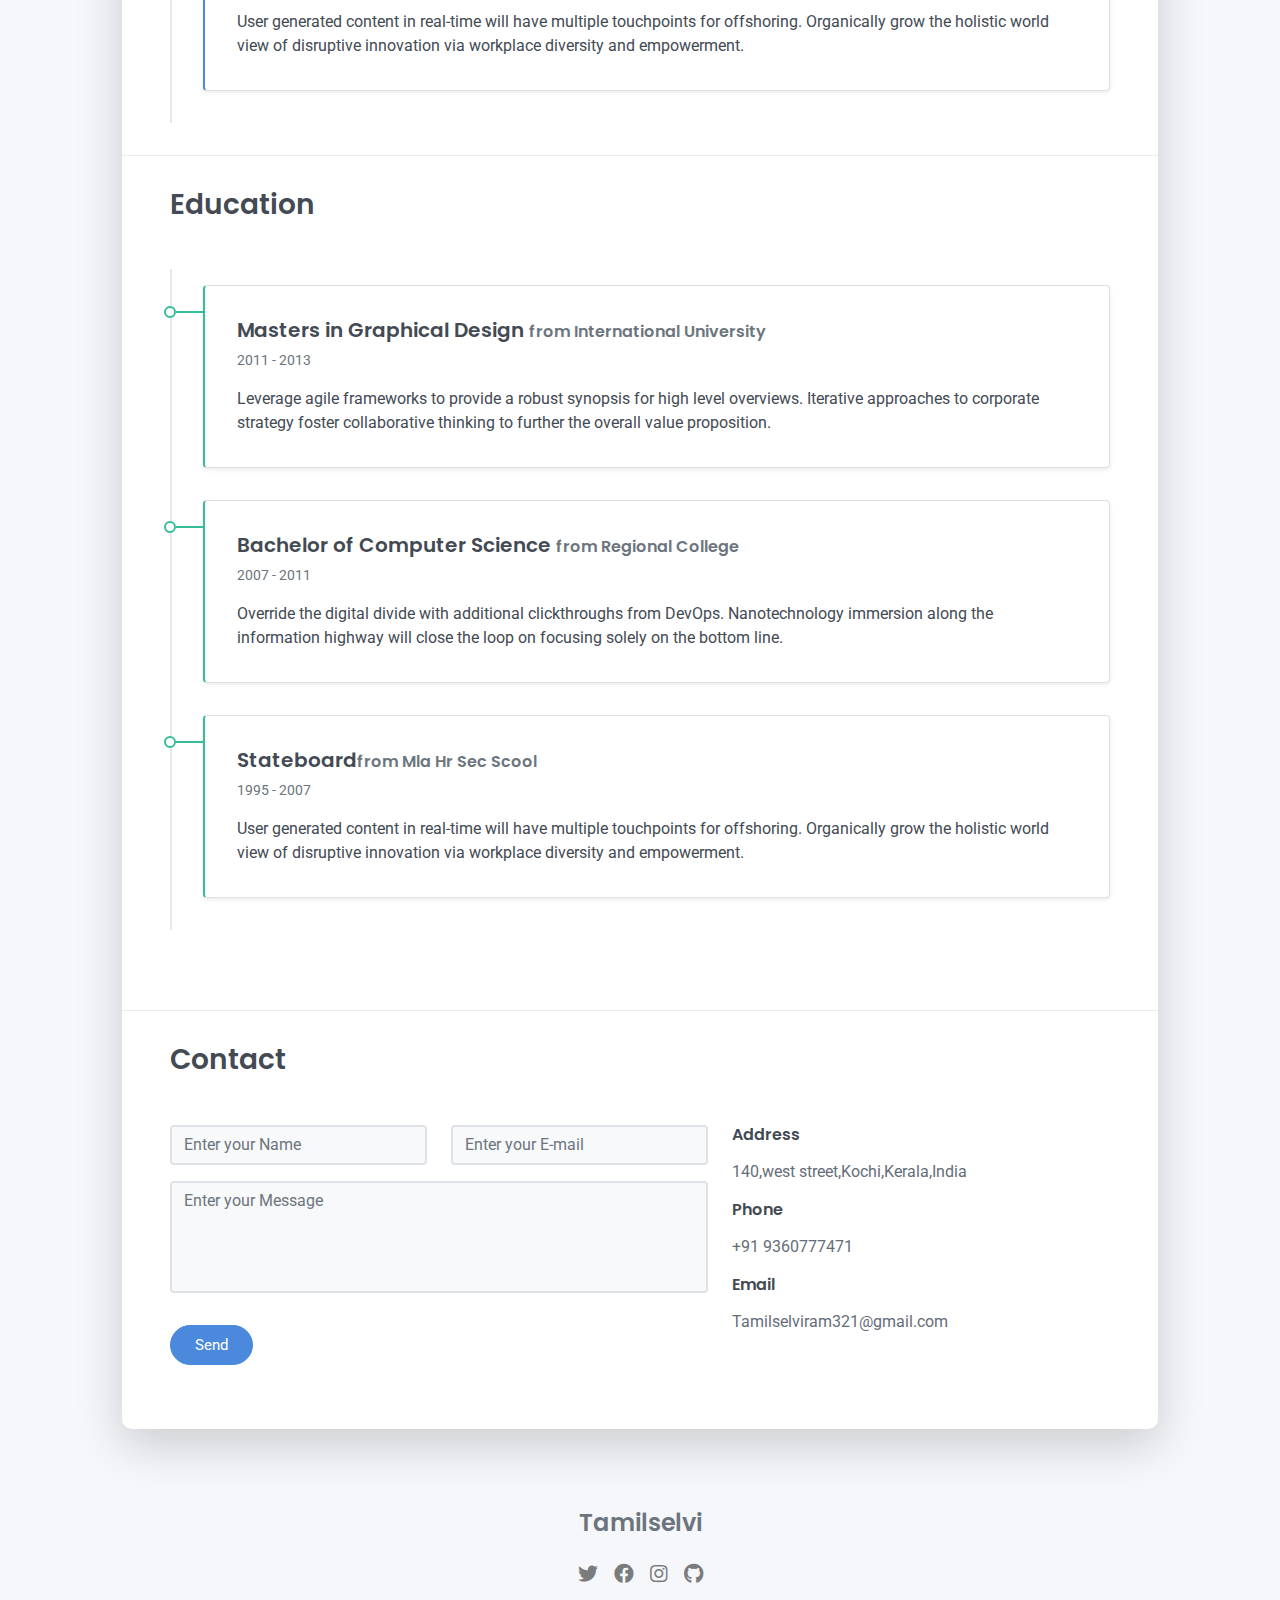
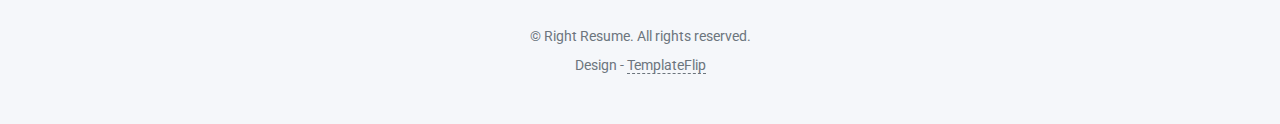
<file: ASSINGMENT 1/HARIPRASATH/assingment 12/index.html>
<!DOCTYPE html>
<html lang="en-US">
  <head>
    <meta charset="UTF-8">
    <meta http-equiv="X-UA-Compatible" content="IE=edge">
    <meta name="viewport" content="width=device-width, initial-scale=1">
    <title>Right Resume</title>
    <link rel="preconnect" href="https://fonts.gstatic.com" crossorigin="crossorigin"/>
    <link rel="preload" as="style" href="https://fonts.googleapis.com/css2?family=Poppins:wght@600&amp;family=Roboto:wght@300;400;500;700&amp;display=swap"/>
    <link rel="stylesheet" href="https://fonts.googleapis.com/css2?family=Poppins:wght@600&amp;family=Roboto:wght@300;400;500;700&amp;display=swap" media="print" onload="this.media='all'"/>
    <noscript>
      <link rel="stylesheet" href="https://fonts.googleapis.com/css2?family=Poppins:wght@600&amp;family=Roboto:wght@300;400;500;700&amp;display=swap"/>
    </noscript>
    <link href="css/font-awesome/css/all.min.css?ver=1.2.0" rel="stylesheet">
    <link href="css/bootstrap.min.css?ver=1.2.0" rel="stylesheet">
    <link href="css/aos.css?ver=1.2.0" rel="stylesheet">
    <link href="css/main.css?ver=1.2.0" rel="stylesheet">
    <noscript>
      <style type="text/css">
        [data-aos] {
            opacity: 1 !important;
            transform: translate(0) scale(1) !important;
        }
      </style>
    </noscript>
  </head>
  <body id="top">
    <header class="d-print-none">
      <div class="container text-center text-lg-left">
        <div class="py-3 clearfix">
          <h1 class="site-title mb-0">Tamilselvi</h1>
          <div class="site-nav">
            <nav role="navigation">
              <ul class="nav justify-content-center">
                <li class="nav-item"><a class="nav-link" href="https://twitter.com/templateflip" title="Twitter"><i class="fab fa-twitter"></i><span class="menu-title sr-only">Twitter</span></a>
                </li>
                <li class="nav-item"><a class="nav-link" href="https://www.facebook.com/templateflip" title="Facebook"><i class="fab fa-facebook"></i><span class="menu-title sr-only">Facebook</span></a>
                </li>
                <li class="nav-item"><a class="nav-link" href="https://www.instagram.com/templateflip" title="Instagram"><i class="fab fa-instagram"></i><span class="menu-title sr-only">Instagram</span></a>
                </li>
                <li class="nav-item"><a class="nav-link" href="https://github.com/templateflip" title="Github"><i class="fab fa-github"></i><span class="menu-title sr-only">Github</span></a>
                </li>
              </ul>
            </nav>
          </div>
        </div>
      </div>
    </header>
    <div class="page-content">
      <div class="container">
<div class="cover shadow-lg bg-white">
  <div class="cover-bg p-3 p-lg-4 text-white">
    <div class="row">
      <div class="col-lg-4 col-md-5">
        <div class="avatar hover-effect bg-white shadow-sm p-1"><img src="images/gad.jpg" width="200" height="200"/></div>
      </div>
      <div class="col-lg-8 col-md-7 text-center text-md-start">
        <h2 class="h1 mt-2" data-aos="fade-left" data-aos-delay="0">Tamilselvi</h2>
        <p data-aos="fade-left" data-aos-delay="100">Graphic Designer</p>
        <div class="d-print-none" data-aos="fade-left" data-aos-delay="200"><a class="btn btn-light text-dark shadow-sm mt-1 me-1" href="tamilresume.pdf" target="_blank">Download CV</a><a class="btn btn-success shadow-sm mt-1" href="#contact">Hire Me</a></div>
      </div>
    </div>
  </div>
  <div class="about-section pt-4 px-3 px-lg-4 mt-1">
    <div class="row">
      <div class="col-md-6">
        <h2 class="h3 mb-3">About Me</h2>
        <p>Hello! I’m Tamilselvi. I am passionate about UI/UX design and Graphical Design. I am a skilled master of Graphic Design tools such as Photoshop and Sketch.</p>
      </div>
      <div class="col-md-5 offset-md-1">
        <div class="row mt-2">
          <div class="col-sm-4">
            <div class="pb-1">Age</div>
          </div>
          <div class="col-sm-8">
            <div class="pb-1 text-secondary">26</div>
          </div>
          <div class="col-sm-4">
            <div class="pb-1">Email</div>
          </div>
          <div class="col-sm-8">
            <div class="pb-1 text-secondary">Tamilselviram321@gmail.com</div>
          </div>
          <div class="col-sm-4">
            <div class="pb-1">Phone</div>
          </div>
          <div class="col-sm-8">
            <div class="pb-1 text-secondary">+91 9360777471</div>
          </div>
          <div class="col-sm-4">
            <div class="pb-1">Address</div>
          </div>
          <div class="col-sm-8">
            <div class="pb-1 text-secondary">140,west street,Kochi,Kerala,<br>India</div>
          </div>
        </div>
      </div>
    </div>
  </div>
  <hr class="d-print-none"/>
  <div class="skills-section px-3 px-lg-4">
    <h2 class="h3 mb-3">Professional Skills</h2>
    <div class="row">
      <div class="col-md-6">
        <div class="mb-2"><span>Photoshoot</span>
          <div class="progress my-1">
            <div class="progress-bar bg-primary" role="progressbar" data-aos="zoom-in-right" data-aos-delay="100" data-aos-anchor=".skills-section" style="width: 90%" aria-valuenow="90" aria-valuemin="0" aria-valuemax="100"></div>
          </div>
        </div>
        <div class="mb-2"><span>Graphics</span>
          <div class="progress my-1">
            <div class="progress-bar bg-primary" role="progressbar" data-aos="zoom-in-right" data-aos-delay="200" data-aos-anchor=".skills-section" style="width: 85%" aria-valuenow="85" aria-valuemin="0" aria-valuemax="100"></div>
          </div>
        </div>
        <div class="mb-2"><span>Animation</span>
          <div class="progress my-1">
            <div class="progress-bar bg-primary" role="progressbar" data-aos="zoom-in-right" data-aos-delay="300" data-aos-anchor=".skills-section" style="width: 75%" aria-valuenow="75" aria-valuemin="0" aria-valuemax="100"></div>
          </div>
        </div>
      </div>
      <div class="col-md-6">
        <div class="mb-2"><span>Adobe Photoshop</span>
          <div class="progress my-1">
            <div class="progress-bar bg-success" role="progressbar" data-aos="zoom-in-right" data-aos-delay="400" data-aos-anchor=".skills-section" style="width: 80%" aria-valuenow="90" aria-valuemin="0" aria-valuemax="100"></div>
          </div>
        </div>
        <div class="mb-2"><span>Sketch</span>
          <div class="progress my-1">
            <div class="progress-bar bg-success" role="progressbar" data-aos="zoom-in-right" data-aos-delay="500" data-aos-anchor=".skills-section" style="width: 85%" aria-valuenow="85" aria-valuemin="0" aria-valuemax="100"></div>
          </div>
        </div>
        <div class="mb-2"><span>Adobe XD</span>
          <div class="progress my-1">
            <div class="progress-bar bg-success" role="progressbar" data-aos="zoom-in-right" data-aos-delay="600" data-aos-anchor=".skills-section" style="width: 75%" aria-valuenow="75" aria-valuemin="0" aria-valuemax="100"></div>
          </div>
        </div>
      </div>
    </div>
  </div>
  <hr class="d-print-none"/>
  <div class="work-experience-section px-3 px-lg-4">
    <h2 class="h3 mb-4">Work Experience</h2>
    <div class="timeline">
      <div class="timeline-card timeline-card-primary card shadow-sm">
        <div class="card-body">
          <div class="h5 mb-1">Graphic Designer and Web developer <span class="text-muted h6">at Creative Agency</span></div>
          <div class="text-muted text-small mb-2">May, 2015 - Present</div>
          <div>Leverage agile frameworks to provide a robust synopsis for high level overviews. Iterative approaches to corporate strategy foster collaborative thinking to further the overall value proposition.</div>
        </div>
      </div>
      <div class="timeline-card timeline-card-primary card shadow-sm">
        <div class="card-body">
          <div class="h5 mb-1">Graphic Designer <span class="text-muted h6">at Design Studio</span></div>
          <div class="text-muted text-small mb-2">June, 2013 - May, 2015</div>
          <div>Override the digital divide with additional clickthroughs from DevOps. Nanotechnology immersion along the information highway will close the loop on focusing solely on the bottom line.</div>
        </div>
      </div>
      <div class="timeline-card timeline-card-primary card shadow-sm">
        <div class="card-body">
          <div class="h5 mb-1">Junior Web Developer <span class="text-muted h6">at Indie Studio</span></div>
          <div class="text-muted text-small mb-2">Jan, 2011 - May, 2013</div>
          <div>User generated content in real-time will have multiple touchpoints for offshoring. Organically grow the holistic world view of disruptive innovation via workplace diversity and empowerment.</div>
        </div>
      </div>
    </div>
  </div>
  <hr class="d-print-none"/>
  <div class="page-break"></div>
  <div class="education-section px-3 px-lg-4 pb-4">
    <h2 class="h3 mb-4">Education</h2>
    <div class="timeline">
      <div class="timeline-card timeline-card-success card shadow-sm">
        <div class="card-body">
          <div class="h5 mb-1">Masters in Graphical Design <span class="text-muted h6">from International University</span></div>
          <div class="text-muted text-small mb-2">2011 - 2013</div>
          <div>Leverage agile frameworks to provide a robust synopsis for high level overviews. Iterative approaches to corporate strategy foster collaborative thinking to further the overall value proposition.</div>
        </div>
      </div>
      <div class="timeline-card timeline-card-success card shadow-sm">
        <div class="card-body">
          <div class="h5 mb-1">Bachelor of Computer Science <span class="text-muted h6">from Regional College</span></div>
          <div class="text-muted text-small mb-2">2007 - 2011</div>
          <div>Override the digital divide with additional clickthroughs from DevOps. Nanotechnology immersion along the information highway will close the loop on focusing solely on the bottom line.</div>
        </div>
      </div>
      <div class="timeline-card timeline-card-success card shadow-sm">
        <div class="card-body">
          <div class="h5 mb-1">Stateboard<span class="text-muted h6">from Mla Hr Sec Scool</span></div>
          <div class="text-muted text-small mb-2">1995 - 2007</div>
          <div>User generated content in real-time will have multiple touchpoints for offshoring. Organically grow the holistic world view of disruptive innovation via workplace diversity and empowerment.</div>
        </div>
      </div>
    </div>
  </div>
  <hr class="d-print-none"/>
  <div class="contant-section px-3 px-lg-4 pb-4" id="contact">
    <h2 class="h3 text mb-3">Contact</h2>
    <div class="row">
      <div class="col-md-7 d-print-none">
        <div class="my-2"><form action="https://formspree.io/your@email.com"
    method="POST">
  <div class="row">
    <div class="col-6">
      <input class="form-control" type="text" id="name" name="name" placeholder="Enter your Name" required>
    </div>
    <div class="col-6">
      <input class="form-control" type="email" id="email" name="_replyto" placeholder="Enter your E-mail" required>
    </div>
  </div>
  <div class="form-group my-2">
    <textarea class="form-control" style="resize: none;" id="message" name="message" rows="4"  placeholder="Enter your Message" required></textarea>
  </div>
  <button class="btn btn-primary mt-2" type="submit">Send</button>
</form>
        </div>
      </div>
      <div class="col">
        <div class="mt-2">
          <h3 class="h6">Address</h3>
          <div class="pb-2 text-secondary">140,west street,Kochi,Kerala,India</div>
          <h3 class="h6">Phone</h3>
          <div class="pb-2 text-secondary">+91 9360777471</div>
          <h3 class="h6">Email</h3>
          <div class="pb-2 text-secondary">Tamilselviram321@gmail.com</div>
        </div>
      </div>
      <div class="col d-none d-print-block">
        <div class="mt-2">
          <div>
            <div class="mb-2">
              <div class="text-dark"><i class="fab fa-twitter mr-1"></i><span>https://twitter.com/templateflip</span>
              </div>
            </div>
            <div class="mb-2">
              <div class="text-dark"><i class="fab fa-facebook mr-1"></i><span>https://www.facebook.com/templateflip</span>
              </div>
            </div>
            <div class="mb-2">
              <div class="text-dark"><i class="fab fa-instagram mr-1"></i><span>https://www.instagram.com/templateflip</span>
              </div>
            </div>
            <div class="mb-2">
              <div class="text-dark"><i class="fab fa-github mr-1"></i><span>https://github.com/templateflip</span>
              </div>
            </div>
          </div>
        </div>
      </div>
    </div>
  </div>
</div></div>
    </div>
    <footer class="pt-4 pb-4 text-muted text-center d-print-none">
      <div class="container">
        <div class="my-3">
          <div class="h4">Tamilselvi</div>
          <div class="footer-nav">
            <nav role="navigation">
              <ul class="nav justify-content-center">
                <li class="nav-item"><a class="nav-link" href="https://twitter.com/templateflip" title="Twitter"><i class="fab fa-twitter"></i><span class="menu-title sr-only">Twitter</span></a>
                </li>
                <li class="nav-item"><a class="nav-link" href="https://www.facebook.com/templateflip" title="Facebook"><i class="fab fa-facebook"></i><span class="menu-title sr-only">Facebook</span></a>
                </li>
                <li class="nav-item"><a class="nav-link" href="https://www.instagram.com/templateflip" title="Instagram"><i class="fab fa-instagram"></i><span class="menu-title sr-only">Instagram</span></a>
                </li>
                <li class="nav-item"><a class="nav-link" href="https://github.com/templateflip" title="Github"><i class="fab fa-github"></i><span class="menu-title sr-only">Github</span></a>
                </li>
              </ul>
            </nav>
          </div>
        </div>
        <div class="text-small">
          <div class="mb-1">&copy; Right Resume. All rights reserved.</div>
          <div>Design - <a href="https://templateflip.com/" target="_blank">TemplateFlip</a></div>
        </div>
      </div>
    </footer>
    <script src="scripts/bootstrap.bundle.min.js?ver=1.2.0"></script>
    <script src="scripts/aos.js?ver=1.2.0"></script>
    <script src="scripts/main.js?ver=1.2.0"></script>
  </body>
</html>
</file>
<file: ASSINGMENT 1/AVINASH/right-resume_free_1-2-0/css/main.css>
/* Buttons */
/* Inputs */
/* Timeline custom component */
.timeline {
  border-left: 2px solid #E6E9ED;
  padding: 1rem 0; }

.timeline-card {
  position: relative;
  margin-left: 31px;
  border-left: 2px solid;
  margin-bottom: 2rem; }

.timeline-card:last-child {
  margin-bottom: 1rem; }

.timeline-card:before {
  content: '';
  display: inline-block;
  position: absolute;
  background-color: #fff;
  border-radius: 10px;
  width: 12px;
  height: 12px;
  top: 20px;
  left: -41px;
  border: 2px solid;
  z-index: 2; }

.timeline-card:after {
  content: '';
  display: inline-block;
  position: absolute;
  background-color: currentColor;
  width: 29px;
  height: 2px;
  top: 25px;
  left: -29px;
  z-index: 1; }

.timeline-card-primary {
  border-left-color: #4A89DC; }

.timeline-card-primary:before {
  border-color: #4A89DC; }

.timeline-card-primary:after {
  background-color: #4A89DC; }

.timeline-card-success {
  border-left-color: #37BC9B; }

.timeline-card-success:before {
  border-color: #37BC9B; }

.timeline-card-success:after {
  background-color: #37BC9B; }

html {
  scroll-behavior: smooth; }

.site-title {
  font-size: 1.25rem;
  line-height: 2.5rem; }

.nav-link {
  padding: 0;
  font-size: 1.25rem;
  line-height: 2.5rem;
  color: rgba(0, 0, 0, 0.5); }

.nav-link:hover,
.nav-link:focus,
.active .nav-link {
  color: rgba(0, 0, 0, 0.8); }

.nav-item + .nav-item {
  margin-left: 1rem; }

.cover {
  border-radius: 10px; }

.cover-bg {
  background-color: #4A89DC;
  background-image: url("data:image/svg+xml,%3Csvg xmlns='http://www.w3.org/2000/svg' width='100' height='100' viewBox='0 0 100 100'%3E%3Cg fill-rule='evenodd'%3E%3Cg fill='%23ffffff' fill-opacity='0.12'%3E%3Cpath opacity='.5' d='M96 [base64] 0v-9h-9v9h9zm-10 0v-9h-9v9h9zm-10 0v-9h-9v9h9zm-10 0v-9h-9v9h9zm-10 0v-9h-9v9h9zm-10 0v-9h-9v9h9zm-10 0v-9h-9v9h9zm-10 0v-9h-9v9h9zm-9-10h9v-9h-9v9zm10 0h9v-9h-9v9zm10 0h9v-9h-9v9zm10 0h9v-9h-9v9zm10 0h9v-9h-9v9zm10 0h9v-9h-9v9zm10 0h9v-9h-9v9zm10 0h9v-9h-9v9zm9-10v-9h-9v9h9zm-10 0v-9h-9v9h9zm-10 0v-9h-9v9h9zm-10 0v-9h-9v9h9zm-10 0v-9h-9v9h9zm-10 0v-9h-9v9h9zm-10 0v-9h-9v9h9zm-10 0v-9h-9v9h9zm-9-10h9v-9h-9v9zm10 0h9v-9h-9v9zm10 0h9v-9h-9v9zm10 0h9v-9h-9v9zm10 0h9v-9h-9v9zm10 0h9v-9h-9v9zm10 0h9v-9h-9v9zm10 0h9v-9h-9v9zm9-10v-9h-9v9h9zm-10 0v-9h-9v9h9zm-10 0v-9h-9v9h9zm-10 0v-9h-9v9h9zm-10 0v-9h-9v9h9zm-10 0v-9h-9v9h9zm-10 0v-9h-9v9h9zm-10 0v-9h-9v9h9zm-9-10h9v-9h-9v9zm10 0h9v-9h-9v9zm10 0h9v-9h-9v9zm10 0h9v-9h-9v9zm10 0h9v-9h-9v9zm10 0h9v-9h-9v9zm10 0h9v-9h-9v9zm10 0h9v-9h-9v9zm9-10v-9h-9v9h9zm-10 0v-9h-9v9h9zm-10 0v-9h-9v9h9zm-10 0v-9h-9v9h9zm-10 0v-9h-9v9h9zm-10 0v-9h-9v9h9zm-10 0v-9h-9v9h9zm-10 0v-9h-9v9h9zm-9-10h9v-9h-9v9zm10 0h9v-9h-9v9zm10 0h9v-9h-9v9zm10 0h9v-9h-9v9zm10 0h9v-9h-9v9zm10 0h9v-9h-9v9zm10 0h9v-9h-9v9zm10 0h9v-9h-9v9z'/%3E%3Cpath d='M6 5V0H5v5H0v1h5v94h1V6h94V5H6z'/%3E%3C/g%3E%3C/g%3E%3C/svg%3E");
  border-radius: 10px 10px 0 0; }

.avatar {
  max-width: 216px;
  max-height: 216px;
  margin-top: 20px;
  text-align: center;
  margin-left: auto;
  margin-right: auto; }

.avatar img {
  /* Safari 6.0 - 9.0 */
  filter: grayscale(100%); }

footer a:not(.nav-link) {
  color: inherit;
  border-bottom: 1px dashed;
  text-decoration: none;
  cursor: pointer; }

@media (min-width: 48em) {
  .site-title {
    float: left; }
  .site-nav {
    float: right; }
  .avatar {
    margin-bottom: -80px;
    margin-left: 0; } }

@media print {
  body {
    background-color: #fff; }
  .container {
    width: auto;
    max-width: 100%;
    padding: 0; }
  .cover, .cover-bg {
    border-radius: 0; }
  .cover.shadow-lg {
    box-shadow: none !important; }
  .cover-bg {
    padding: 5rem !important;
    padding-bottom: 10px !important; }
  .avatar {
    margin-top: -10px; }
  .about-section {
    padding: 6.5rem 5rem 2rem !important; }
  .skills-section,
  .work-experience-section,
  .education-section,
  .contant-section {
    padding: 1.5rem 5rem 2rem !important; }
  .page-break {
    padding-top: 5rem;
    page-break-before: always; } }
</file>
<file: ASSINGMENT 1/BHUVANESH/Assingment 1/css/main.css>
/* Buttons */
/* Inputs */
/* Timeline custom component */
.timeline {
  border-left: 2px solid #E6E9ED;
  padding: 1rem 0; }

.timeline-card {
  position: relative;
  margin-left: 31px;
  border-left: 2px solid;
  margin-bottom: 2rem; }

.timeline-card:last-child {
  margin-bottom: 1rem; }

.timeline-card:before {
  content: '';
  display: inline-block;
  position: absolute;
  background-color: #fff;
  border-radius: 10px;
  width: 12px;
  height: 12px;
  top: 20px;
  left: -41px;
  border: 2px solid;
  z-index: 2; }

.timeline-card:after {
  content: '';
  display: inline-block;
  position: absolute;
  background-color: currentColor;
  width: 29px;
  height: 2px;
  top: 25px;
  left: -29px;
  z-index: 1; }

.timeline-card-primary {
  border-left-color: #4A89DC; }

.timeline-card-primary:before {
  border-color: #4A89DC; }

.timeline-card-primary:after {
  background-color: #4A89DC; }

.timeline-card-success {
  border-left-color: #37BC9B; }

.timeline-card-success:before {
  border-color: #37BC9B; }

.timeline-card-success:after {
  background-color: #37BC9B; }

html {
  scroll-behavior: smooth; }

.site-title {
  font-size: 1.25rem;
  line-height: 2.5rem; }

.nav-link {
  padding: 0;
  font-size: 1.25rem;
  line-height: 2.5rem;
  color: rgba(0, 0, 0, 0.5); }

.nav-link:hover,
.nav-link:focus,
.active .nav-link {
  color: rgba(0, 0, 0, 0.8); }

.nav-item + .nav-item {
  margin-left: 1rem; }

.cover {
  border-radius: 10px; }

.cover-bg {
  background-color: #4A89DC;
  background-image: url("data:image/svg+xml,%3Csvg xmlns='http://www.w3.org/2000/svg' width='100' height='100' viewBox='0 0 100 100'%3E%3Cg fill-rule='evenodd'%3E%3Cg fill='%23ffffff' fill-opacity='0.12'%3E%3Cpath opacity='.5' d='M96 [base64] 0v-9h-9v9h9zm-10 0v-9h-9v9h9zm-10 0v-9h-9v9h9zm-10 0v-9h-9v9h9zm-10 0v-9h-9v9h9zm-10 0v-9h-9v9h9zm-10 0v-9h-9v9h9zm-10 0v-9h-9v9h9zm-9-10h9v-9h-9v9zm10 0h9v-9h-9v9zm10 0h9v-9h-9v9zm10 0h9v-9h-9v9zm10 0h9v-9h-9v9zm10 0h9v-9h-9v9zm10 0h9v-9h-9v9zm10 0h9v-9h-9v9zm9-10v-9h-9v9h9zm-10 0v-9h-9v9h9zm-10 0v-9h-9v9h9zm-10 0v-9h-9v9h9zm-10 0v-9h-9v9h9zm-10 0v-9h-9v9h9zm-10 0v-9h-9v9h9zm-10 0v-9h-9v9h9zm-9-10h9v-9h-9v9zm10 0h9v-9h-9v9zm10 0h9v-9h-9v9zm10 0h9v-9h-9v9zm10 0h9v-9h-9v9zm10 0h9v-9h-9v9zm10 0h9v-9h-9v9zm10 0h9v-9h-9v9zm9-10v-9h-9v9h9zm-10 0v-9h-9v9h9zm-10 0v-9h-9v9h9zm-10 0v-9h-9v9h9zm-10 0v-9h-9v9h9zm-10 0v-9h-9v9h9zm-10 0v-9h-9v9h9zm-10 0v-9h-9v9h9zm-9-10h9v-9h-9v9zm10 0h9v-9h-9v9zm10 0h9v-9h-9v9zm10 0h9v-9h-9v9zm10 0h9v-9h-9v9zm10 0h9v-9h-9v9zm10 0h9v-9h-9v9zm10 0h9v-9h-9v9zm9-10v-9h-9v9h9zm-10 0v-9h-9v9h9zm-10 0v-9h-9v9h9zm-10 0v-9h-9v9h9zm-10 0v-9h-9v9h9zm-10 0v-9h-9v9h9zm-10 0v-9h-9v9h9zm-10 0v-9h-9v9h9zm-9-10h9v-9h-9v9zm10 0h9v-9h-9v9zm10 0h9v-9h-9v9zm10 0h9v-9h-9v9zm10 0h9v-9h-9v9zm10 0h9v-9h-9v9zm10 0h9v-9h-9v9zm10 0h9v-9h-9v9z'/%3E%3Cpath d='M6 5V0H5v5H0v1h5v94h1V6h94V5H6z'/%3E%3C/g%3E%3C/g%3E%3C/svg%3E");
  border-radius: 10px 10px 0 0; }

.avatar {
  max-width: 216px;
  max-height: 216px;
  margin-top: 20px;
  text-align: center;
  margin-left: auto;
  margin-right: auto; }

.avatar img {
  /* Safari 6.0 - 9.0 */
  filter: grayscale(100%); }

footer a:not(.nav-link) {
  color: inherit;
  border-bottom: 1px dashed;
  text-decoration: none;
  cursor: pointer; }

@media (min-width: 48em) {
  .site-title {
    float: left; }
  .site-nav {
    float: right; }
  .avatar {
    margin-bottom: -80px;
    margin-left: 0; } }

@media print {
  body {
    background-color: #fff; }
  .container {
    width: auto;
    max-width: 100%;
    padding: 0; }
  .cover, .cover-bg {
    border-radius: 0; }
  .cover.shadow-lg {
    box-shadow: none !important; }
  .cover-bg {
    padding: 5rem !important;
    padding-bottom: 10px !important; }
  .avatar {
    margin-top: -10px; }
  .about-section {
    padding: 6.5rem 5rem 2rem !important; }
  .skills-section,
  .work-experience-section,
  .education-section,
  .contant-section {
    padding: 1.5rem 5rem 2rem !important; }
  .page-break {
    padding-top: 5rem;
    page-break-before: always; } }
</file>
<file: ASSINGMENT 1/HARIPRASATH/assingment 12/css/main.css>
/* Buttons */
/* Inputs */
/* Timeline custom component */
.timeline {
  border-left: 2px solid #E6E9ED;
  padding: 1rem 0; }

.timeline-card {
  position: relative;
  margin-left: 31px;
  border-left: 2px solid;
  margin-bottom: 2rem; }

.timeline-card:last-child {
  margin-bottom: 1rem; }

.timeline-card:before {
  content: '';
  display: inline-block;
  position: absolute;
  background-color: #fff;
  border-radius: 10px;
  width: 12px;
  height: 12px;
  top: 20px;
  left: -41px;
  border: 2px solid;
  z-index: 2; }

.timeline-card:after {
  content: '';
  display: inline-block;
  position: absolute;
  background-color: currentColor;
  width: 29px;
  height: 2px;
  top: 25px;
  left: -29px;
  z-index: 1; }

.timeline-card-primary {
  border-left-color: #4A89DC; }

.timeline-card-primary:before {
  border-color: #4A89DC; }

.timeline-card-primary:after {
  background-color: #4A89DC; }

.timeline-card-success {
  border-left-color: #37BC9B; }

.timeline-card-success:before {
  border-color: #37BC9B; }

.timeline-card-success:after {
  background-color: #37BC9B; }

html {
  scroll-behavior: smooth; }

.site-title {
  font-size: 1.25rem;
  line-height: 2.5rem; }

.nav-link {
  padding: 0;
  font-size: 1.25rem;
  line-height: 2.5rem;
  color: rgba(0, 0, 0, 0.5); }

.nav-link:hover,
.nav-link:focus,
.active .nav-link {
  color: rgba(0, 0, 0, 0.8); }

.nav-item + .nav-item {
  margin-left: 1rem; }

.cover {
  border-radius: 10px; }

.cover-bg {
  background-color: #4A89DC;
  background-image: url("data:image/svg+xml,%3Csvg xmlns='http://www.w3.org/2000/svg' width='100' height='100' viewBox='0 0 100 100'%3E%3Cg fill-rule='evenodd'%3E%3Cg fill='%23ffffff' fill-opacity='0.12'%3E%3Cpath opacity='.5' d='M96 [base64] 0v-9h-9v9h9zm-10 0v-9h-9v9h9zm-10 0v-9h-9v9h9zm-10 0v-9h-9v9h9zm-10 0v-9h-9v9h9zm-10 0v-9h-9v9h9zm-10 0v-9h-9v9h9zm-10 0v-9h-9v9h9zm-9-10h9v-9h-9v9zm10 0h9v-9h-9v9zm10 0h9v-9h-9v9zm10 0h9v-9h-9v9zm10 0h9v-9h-9v9zm10 0h9v-9h-9v9zm10 0h9v-9h-9v9zm10 0h9v-9h-9v9zm9-10v-9h-9v9h9zm-10 0v-9h-9v9h9zm-10 0v-9h-9v9h9zm-10 0v-9h-9v9h9zm-10 0v-9h-9v9h9zm-10 0v-9h-9v9h9zm-10 0v-9h-9v9h9zm-10 0v-9h-9v9h9zm-9-10h9v-9h-9v9zm10 0h9v-9h-9v9zm10 0h9v-9h-9v9zm10 0h9v-9h-9v9zm10 0h9v-9h-9v9zm10 0h9v-9h-9v9zm10 0h9v-9h-9v9zm10 0h9v-9h-9v9zm9-10v-9h-9v9h9zm-10 0v-9h-9v9h9zm-10 0v-9h-9v9h9zm-10 0v-9h-9v9h9zm-10 0v-9h-9v9h9zm-10 0v-9h-9v9h9zm-10 0v-9h-9v9h9zm-10 0v-9h-9v9h9zm-9-10h9v-9h-9v9zm10 0h9v-9h-9v9zm10 0h9v-9h-9v9zm10 0h9v-9h-9v9zm10 0h9v-9h-9v9zm10 0h9v-9h-9v9zm10 0h9v-9h-9v9zm10 0h9v-9h-9v9zm9-10v-9h-9v9h9zm-10 0v-9h-9v9h9zm-10 0v-9h-9v9h9zm-10 0v-9h-9v9h9zm-10 0v-9h-9v9h9zm-10 0v-9h-9v9h9zm-10 0v-9h-9v9h9zm-10 0v-9h-9v9h9zm-9-10h9v-9h-9v9zm10 0h9v-9h-9v9zm10 0h9v-9h-9v9zm10 0h9v-9h-9v9zm10 0h9v-9h-9v9zm10 0h9v-9h-9v9zm10 0h9v-9h-9v9zm10 0h9v-9h-9v9z'/%3E%3Cpath d='M6 5V0H5v5H0v1h5v94h1V6h94V5H6z'/%3E%3C/g%3E%3C/g%3E%3C/svg%3E");
  border-radius: 10px 10px 0 0; }

.avatar {
  max-width: 216px;
  max-height: 216px;
  margin-top: 20px;
  text-align: center;
  margin-left: auto;
  margin-right: auto; }

.avatar img {
  /* Safari 6.0 - 9.0 */
  filter: grayscale(100%); }

footer a:not(.nav-link) {
  color: inherit;
  border-bottom: 1px dashed;
  text-decoration: none;
  cursor: pointer; }

@media (min-width: 48em) {
  .site-title {
    float: left; }
  .site-nav {
    float: right; }
  .avatar {
    margin-bottom: -80px;
    margin-left: 0; } }

@media print {
  body {
    background-color: #fff; }
  .container {
    width: auto;
    max-width: 100%;
    padding: 0; }
  .cover, .cover-bg {
    border-radius: 0; }
  .cover.shadow-lg {
    box-shadow: none !important; }
  .cover-bg {
    padding: 5rem !important;
    padding-bottom: 10px !important; }
  .avatar {
    margin-top: -10px; }
  .about-section {
    padding: 6.5rem 5rem 2rem !important; }
  .skills-section,
  .work-experience-section,
  .education-section,
  .contant-section {
    padding: 1.5rem 5rem 2rem !important; }
  .page-break {
    padding-top: 5rem;
    page-break-before: always; } }
</file>
